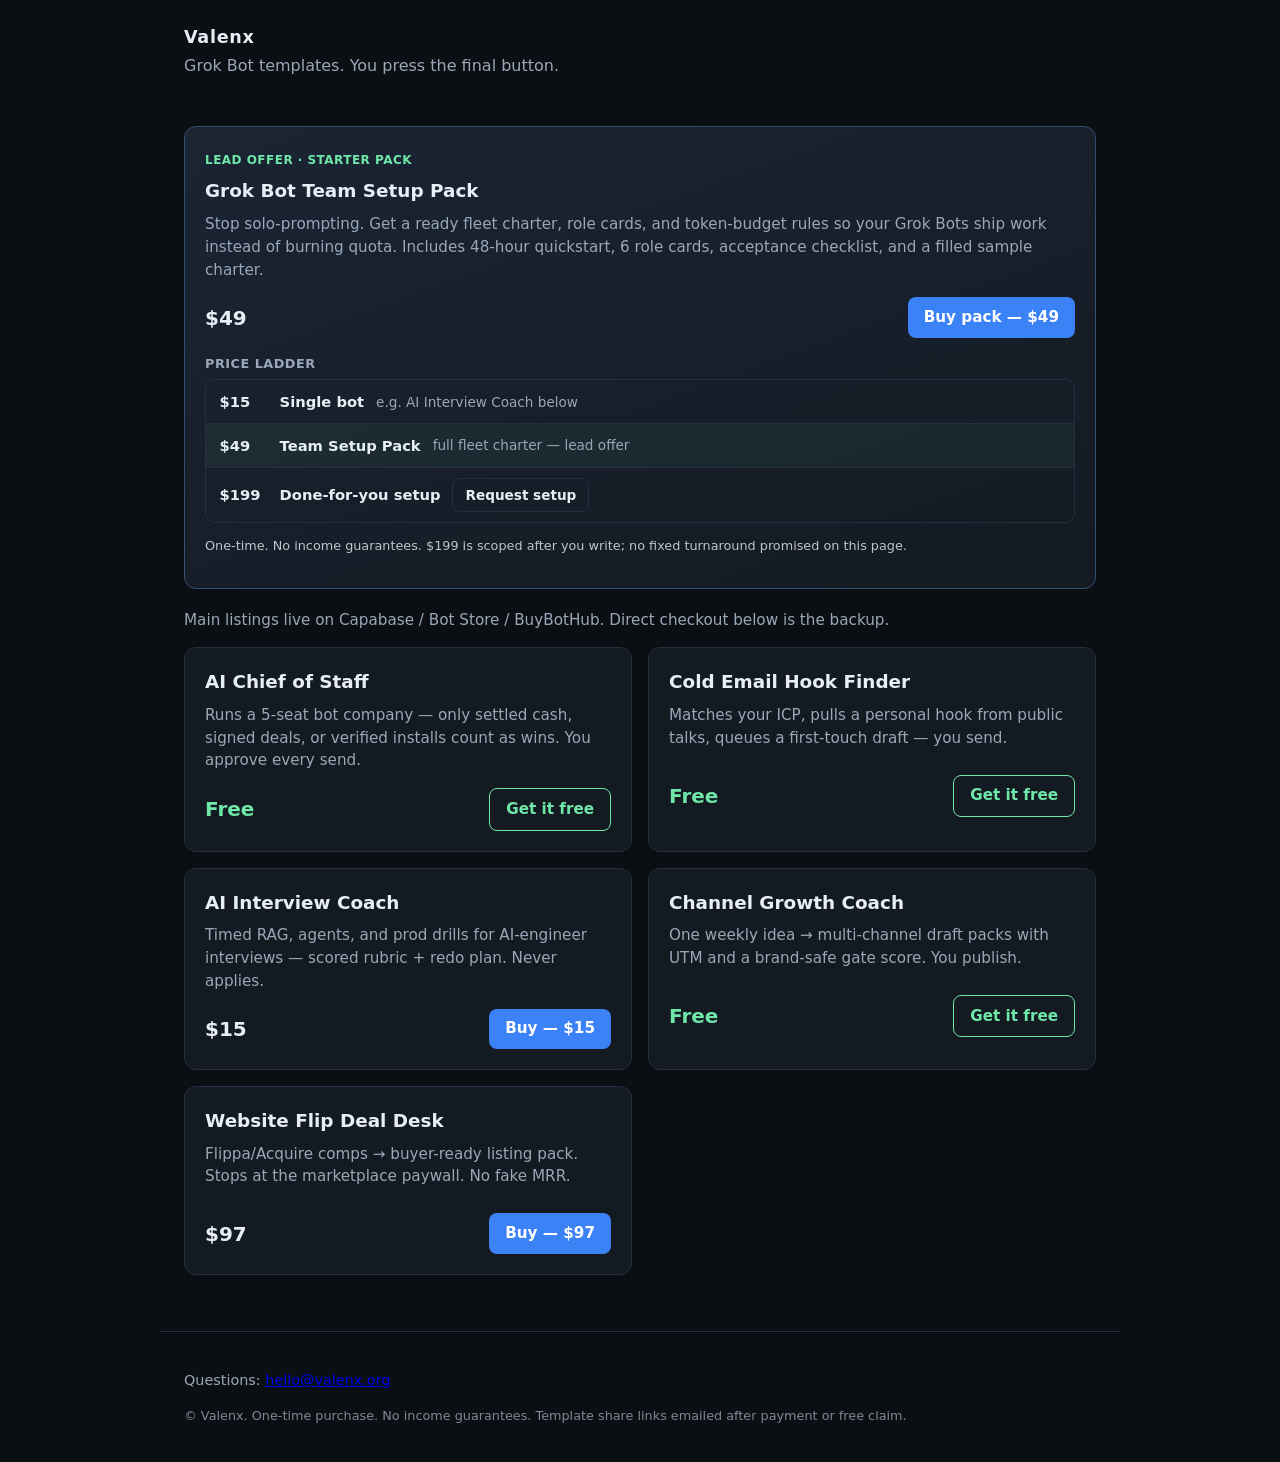
<file: index.html>
<!DOCTYPE html>
<html lang="en">
<head>
<meta charset="utf-8"/>
<meta name="viewport" content="width=device-width, initial-scale=1"/>
<title>Valenx — Grok Bot Templates</title>
<meta name="description" content="Ready-to-run Grok Bot templates from Valenx. Capabase is the main storefront; this page is the direct backup checkout."/>
<link rel="stylesheet" href="styles.css"/>
</head>
<body>
<header>
  <div class="brand">Valenx</div>
  <p class="tag">Grok Bot templates. You press the final button.</p>
</header>
<main>
  <article class="card offer" id="team-setup-pack">
    <div class="offer-badge">Lead offer · Starter Pack</div>
    <h2>Grok Bot Team Setup Pack</h2>
    <p class="blurb">Stop solo-prompting. Get a ready fleet charter, role cards, and token-budget rules so your Grok Bots ship work instead of burning quota. Includes 48-hour quickstart, 6 role cards, acceptance checklist, and a filled sample charter.</p>
    <div class="row"><span class="price">$49</span><a class="btn buy" href="https://buy.stripe.com/00wbJ0dt15al0xebsS5kk0t?utm_source=valenx-bots&utm_campaign=first30_1109">Buy pack — $49</a></div>
    <p class="ladder-label">Price ladder</p>
    <ul class="ladder">
      <li><span class="ladder-price">$15</span> <span class="ladder-name">Single bot</span> <span class="ladder-note">e.g. AI Interview Coach below</span></li>
      <li class="lead"><span class="ladder-price">$49</span> <span class="ladder-name">Team Setup Pack</span> <span class="ladder-note">full fleet charter — lead offer</span></li>
      <li><span class="ladder-price">$199</span> <span class="ladder-name">Done-for-you setup</span> <a class="btn request" href="mailto:hello@valenx.org?subject=Grok%20Bot%20done-for-you%20setup%20(%24199)">Request setup</a></li>
    </ul>
    <p class="fine">One-time. No income guarantees. $199 is scoped after you write; no fixed turnaround promised on this page.</p>
  </article>

  <p class="note">Main listings live on Capabase / Bot Store / BuyBotHub. Direct checkout below is the backup.</p>
  <section class="grid">

    <article class="card" data-slug="ai-chief-of-staff">
      <h2>AI Chief of Staff</h2>
      <p class="blurb">Runs a 5-seat bot company — only settled cash, signed deals, or verified installs count as wins. You approve every send.</p>
      <div class="row"><span class="price free">Free</span><a class="btn free" href="thanks.html?t=ai-chief-of-staff&free=1">Get it free</a></div>
    </article>
    <article class="card" data-slug="cold-email-hook-finder">
      <h2>Cold Email Hook Finder</h2>
      <p class="blurb">Matches your ICP, pulls a personal hook from public talks, queues a first-touch draft — you send.</p>
      <div class="row"><span class="price free">Free</span><a class="btn free" href="thanks.html?t=cold-email-hook-finder&free=1">Get it free</a></div>
    </article>
    <article class="card" data-slug="ai-interview-coach">
      <h2>AI Interview Coach</h2>
      <p class="blurb">Timed RAG, agents, and prod drills for AI-engineer interviews — scored rubric + redo plan. Never applies.</p>
      <div class="row"><span class="price">$15</span><a class="btn buy" href="https://buy.stripe.com/dRm7sKex5dGRcfW68y5kk0r">Buy — $15</a></div>
    </article>
    <article class="card" data-slug="channel-growth-coach">
      <h2>Channel Growth Coach</h2>
      <p class="blurb">One weekly idea → multi-channel draft packs with UTM and a brand-safe gate score. You publish.</p>
      <div class="row"><span class="price free">Free</span><a class="btn free" href="thanks.html?t=channel-growth-coach&free=1">Get it free</a></div>
    </article>
    <article class="card" data-slug="website-flip-deal-desk">
      <h2>Website Flip Deal Desk</h2>
      <p class="blurb">Flippa/Acquire comps → buyer-ready listing pack. Stops at the marketplace paywall. No fake MRR.</p>
      <div class="row"><span class="price">$97</span><a class="btn buy" href="https://buy.stripe.com/3cIdR888HgT32FmaoO5kk0s">Buy — $97</a></div>
    </article>
  </section>
</main>
<footer>
  <p>Questions: <a href="mailto:hello@valenx.org">hello@valenx.org</a></p>
  <p class="fine">© Valenx. One-time purchase. No income guarantees. Template share links emailed after payment or free claim.</p>
</footer>
<script src="config.js"></script>
</body>
</html>
</file>
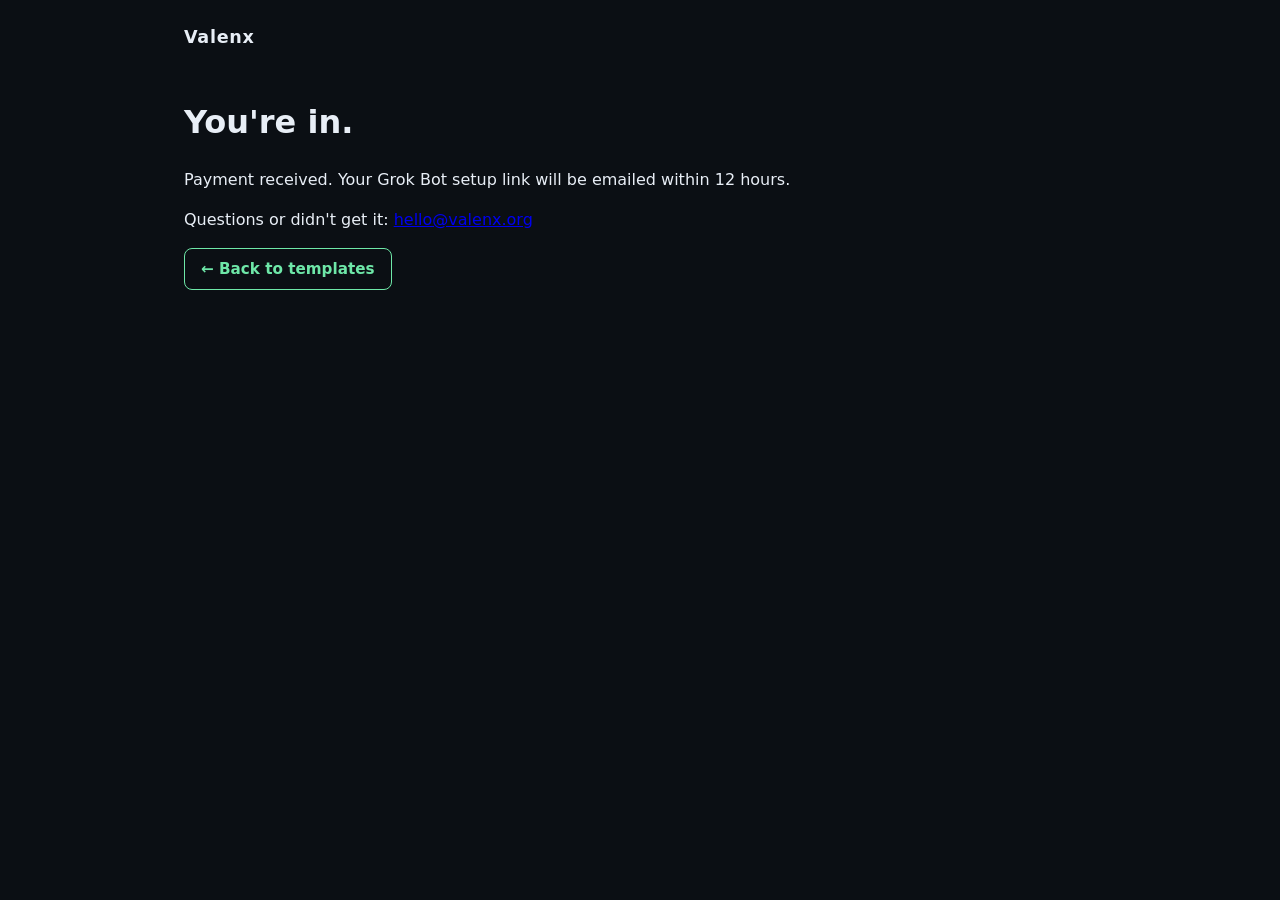
<file: thanks.html>
<!DOCTYPE html>
<html lang="en">
<head>
<meta charset="utf-8"/>
<meta name="viewport" content="width=device-width, initial-scale=1"/>
<title>Thanks — Valenx</title>
<link rel="stylesheet" href="styles.css"/>
</head>
<body>
<header>
  <div class="brand"><a href="index.html">Valenx</a></div>
</header>
<main class="thanks">
  <h1>You're in.</h1>
  <p id="msg">Your Grok Bot setup link will be emailed within 12 hours.</p>
  <p>Questions or didn't get it: <a href="mailto:hello@valenx.org">hello@valenx.org</a></p>
  <p class="fine" id="meta"></p>
  <p><a class="btn free" href="index.html">← Back to templates</a></p>
</main>
<script src="config.js"></script>
<script>
(function () {
  var q = new URLSearchParams(location.search);
  var t = q.get("t") || "";
  var free = q.get("free") === "1";
  var session = q.get("session_id") || "";
  var cfg = (window.VALENX_BOTS || {})[t] || {};
  var msg = document.getElementById("msg");
  if (cfg.share_url) {
    msg.innerHTML = 'Your template is ready: <a href="' + cfg.share_url + '">Open setup link</a>.';
  } else if (free) {
    msg.textContent = "Free claim received. Your Grok Bot setup link will be emailed within 12 hours (share links go live after templates are published).";
  } else {
    msg.textContent = "Payment received. Your Grok Bot setup link will be emailed within 12 hours.";
  }
  var bits = [];
  if (t) bits.push("product=" + t);
  if (session) bits.push("session=" + session.slice(0, 12) + "…");
  document.getElementById("meta").textContent = bits.join(" · ");
})();
</script>
</body>
</html>
</file>
<file: styles.css>
:root {
  --bg: #0b0f14;
  --card: #141a22;
  --text: #e8eef6;
  --muted: #9aa7b8;
  --accent: #6ee7a8;
  --buy: #3b82f6;
  --border: #243041;
  --offer: #1a2433;
}
* { box-sizing: border-box; }
body {
  margin: 0; font-family: ui-sans-serif, system-ui, -apple-system, Segoe UI, Roboto, sans-serif;
  background: var(--bg); color: var(--text); line-height: 1.5;
}
header, main, footer { max-width: 960px; margin: 0 auto; padding: 1.5rem; }
.brand { font-weight: 700; letter-spacing: 0.04em; font-size: 1.1rem; }
.brand a { color: inherit; text-decoration: none; }
.tag { color: var(--muted); margin: 0.25rem 0 0; }
.note { color: var(--muted); font-size: 0.95rem; }
.grid { display: grid; gap: 1rem; grid-template-columns: 1fr; }
@media (min-width: 720px) { .grid { grid-template-columns: 1fr 1fr; } }
.card {
  background: var(--card); border: 1px solid var(--border); border-radius: 12px;
  padding: 1.25rem;
}
.card.offer {
  background: linear-gradient(160deg, var(--offer), var(--card));
  border-color: #34506e;
  margin-bottom: 1.25rem;
}
.offer-badge {
  display: inline-block; font-size: 0.75rem; font-weight: 700; letter-spacing: 0.04em;
  text-transform: uppercase; color: var(--accent); margin-bottom: 0.5rem;
}
.card h2 { margin: 0 0 0.5rem; font-size: 1.15rem; }
.blurb { color: var(--muted); margin: 0 0 1rem; font-size: 0.95rem; min-height: 3.6em; }
.card.offer .blurb { min-height: 0; }
.row { display: flex; align-items: center; justify-content: space-between; gap: 0.75rem; flex-wrap: wrap; }
.price { font-weight: 700; font-size: 1.25rem; }
.price.free { color: var(--accent); }
.btn {
  display: inline-block; padding: 0.55rem 1rem; border-radius: 8px;
  text-decoration: none; font-weight: 600; font-size: 0.95rem;
}
.btn.buy { background: var(--buy); color: #fff; }
.btn.free { background: transparent; color: var(--accent); border: 1px solid var(--accent); }
.btn.soon {
  background: transparent; color: var(--muted); border: 1px dashed var(--border);
  cursor: default; pointer-events: none;
}
.btn.request {
  background: transparent; color: var(--text); border: 1px solid var(--border);
  padding: 0.35rem 0.75rem; font-size: 0.85rem;
}
.ladder-label {
  margin: 1rem 0 0.4rem; font-size: 0.8rem; font-weight: 700;
  letter-spacing: 0.04em; text-transform: uppercase; color: var(--muted);
}
.ladder {
  list-style: none; margin: 0; padding: 0;
  border: 1px solid var(--border); border-radius: 10px; overflow: hidden;
}
.ladder li {
  display: flex; align-items: center; gap: 0.75rem; flex-wrap: wrap;
  padding: 0.65rem 0.85rem; border-top: 1px solid var(--border);
  font-size: 0.92rem;
}
.ladder li:first-child { border-top: none; }
.ladder li.lead { background: rgba(110, 231, 168, 0.06); }
.ladder-price { font-weight: 700; min-width: 3rem; }
.ladder-name { font-weight: 600; }
.ladder-note { color: var(--muted); font-size: 0.85rem; }
footer { color: var(--muted); font-size: 0.9rem; border-top: 1px solid var(--border); margin-top: 2rem; }
.fine { font-size: 0.8rem; opacity: 0.8; }
.thanks h1 { margin-top: 0; }
</file>
